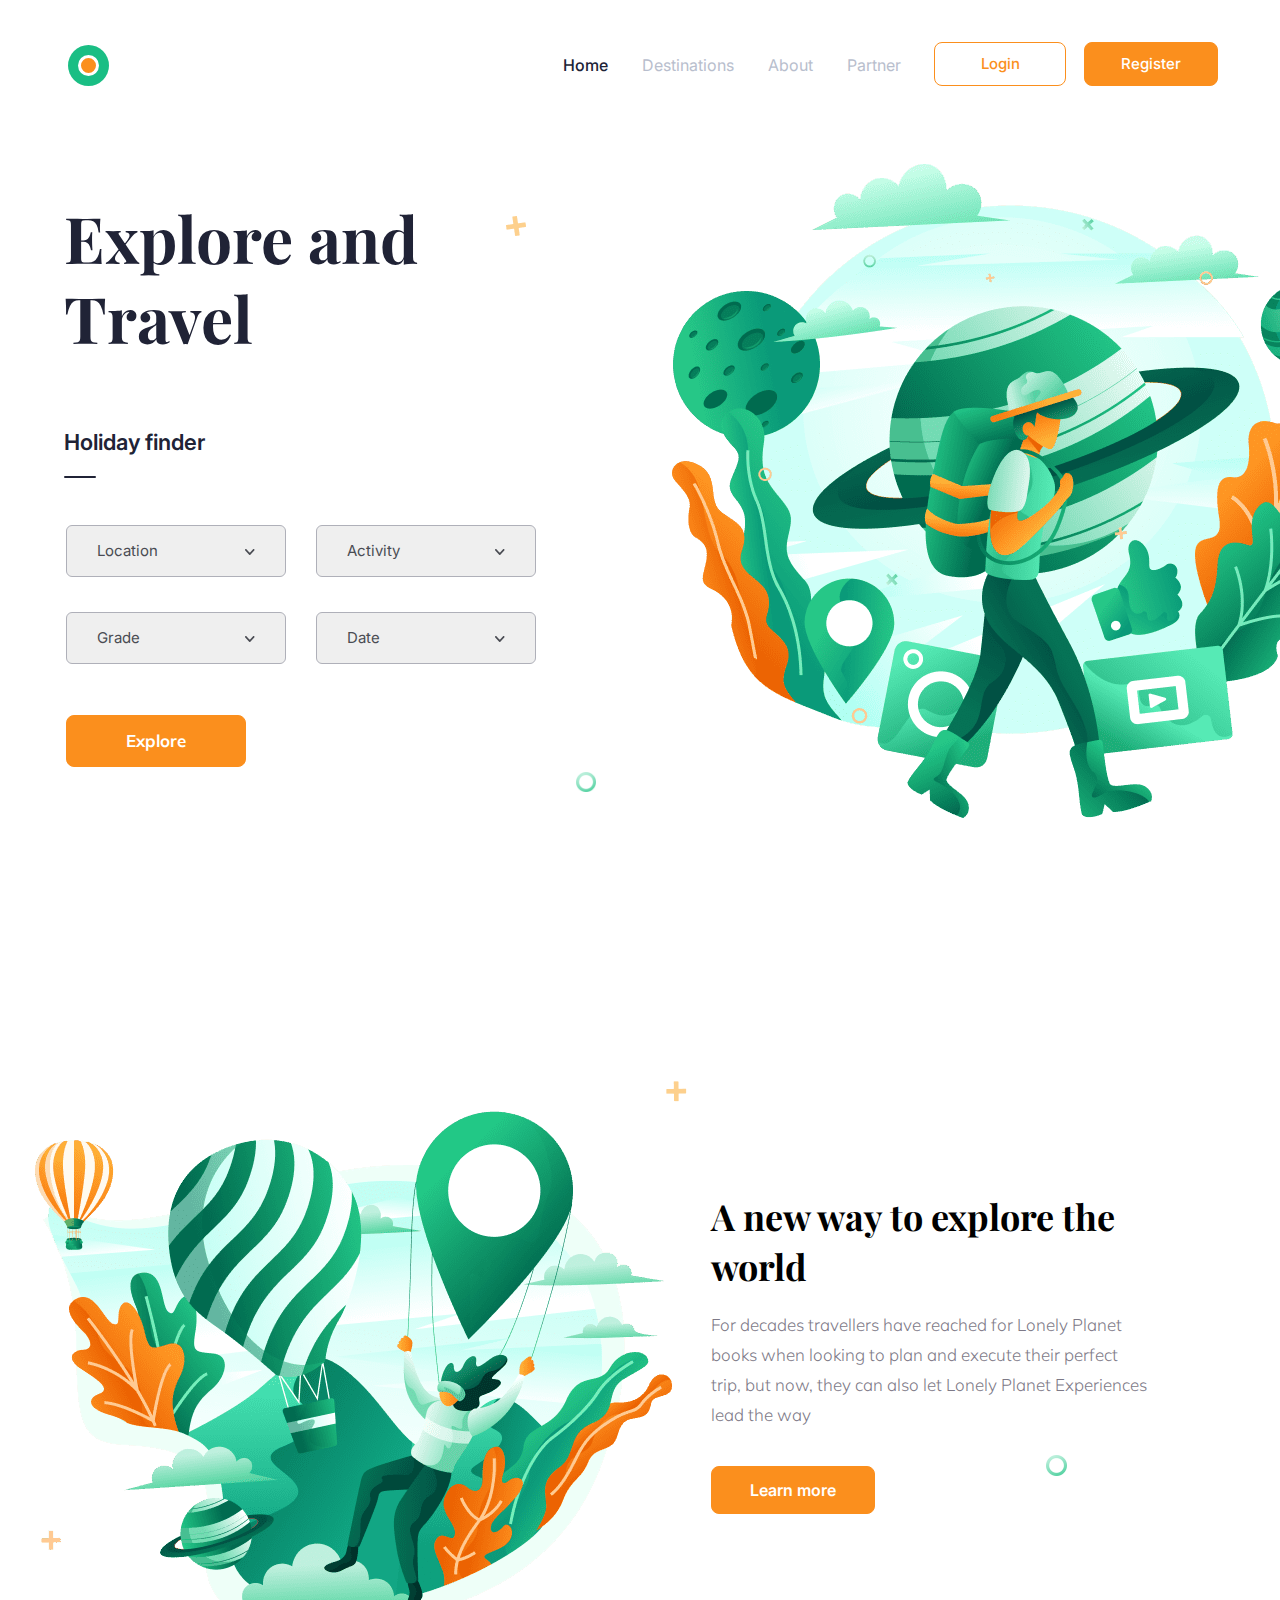
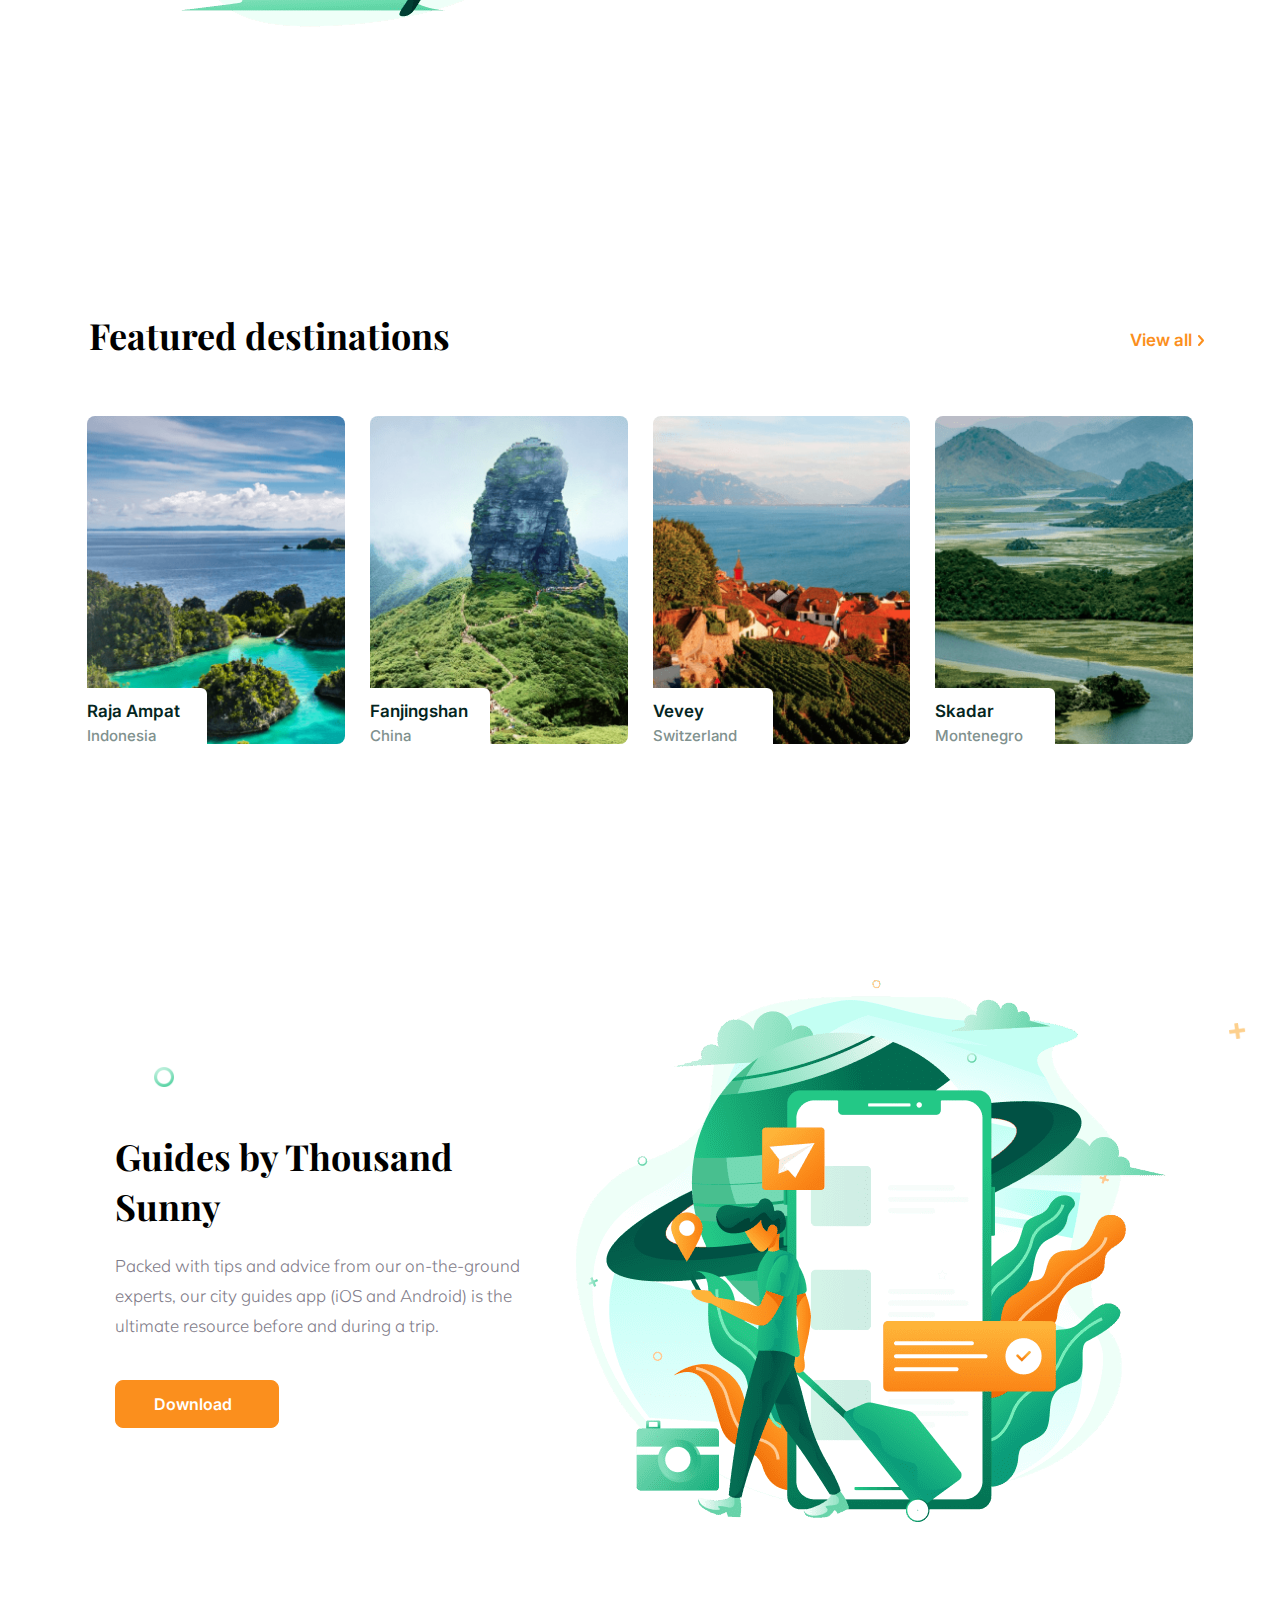
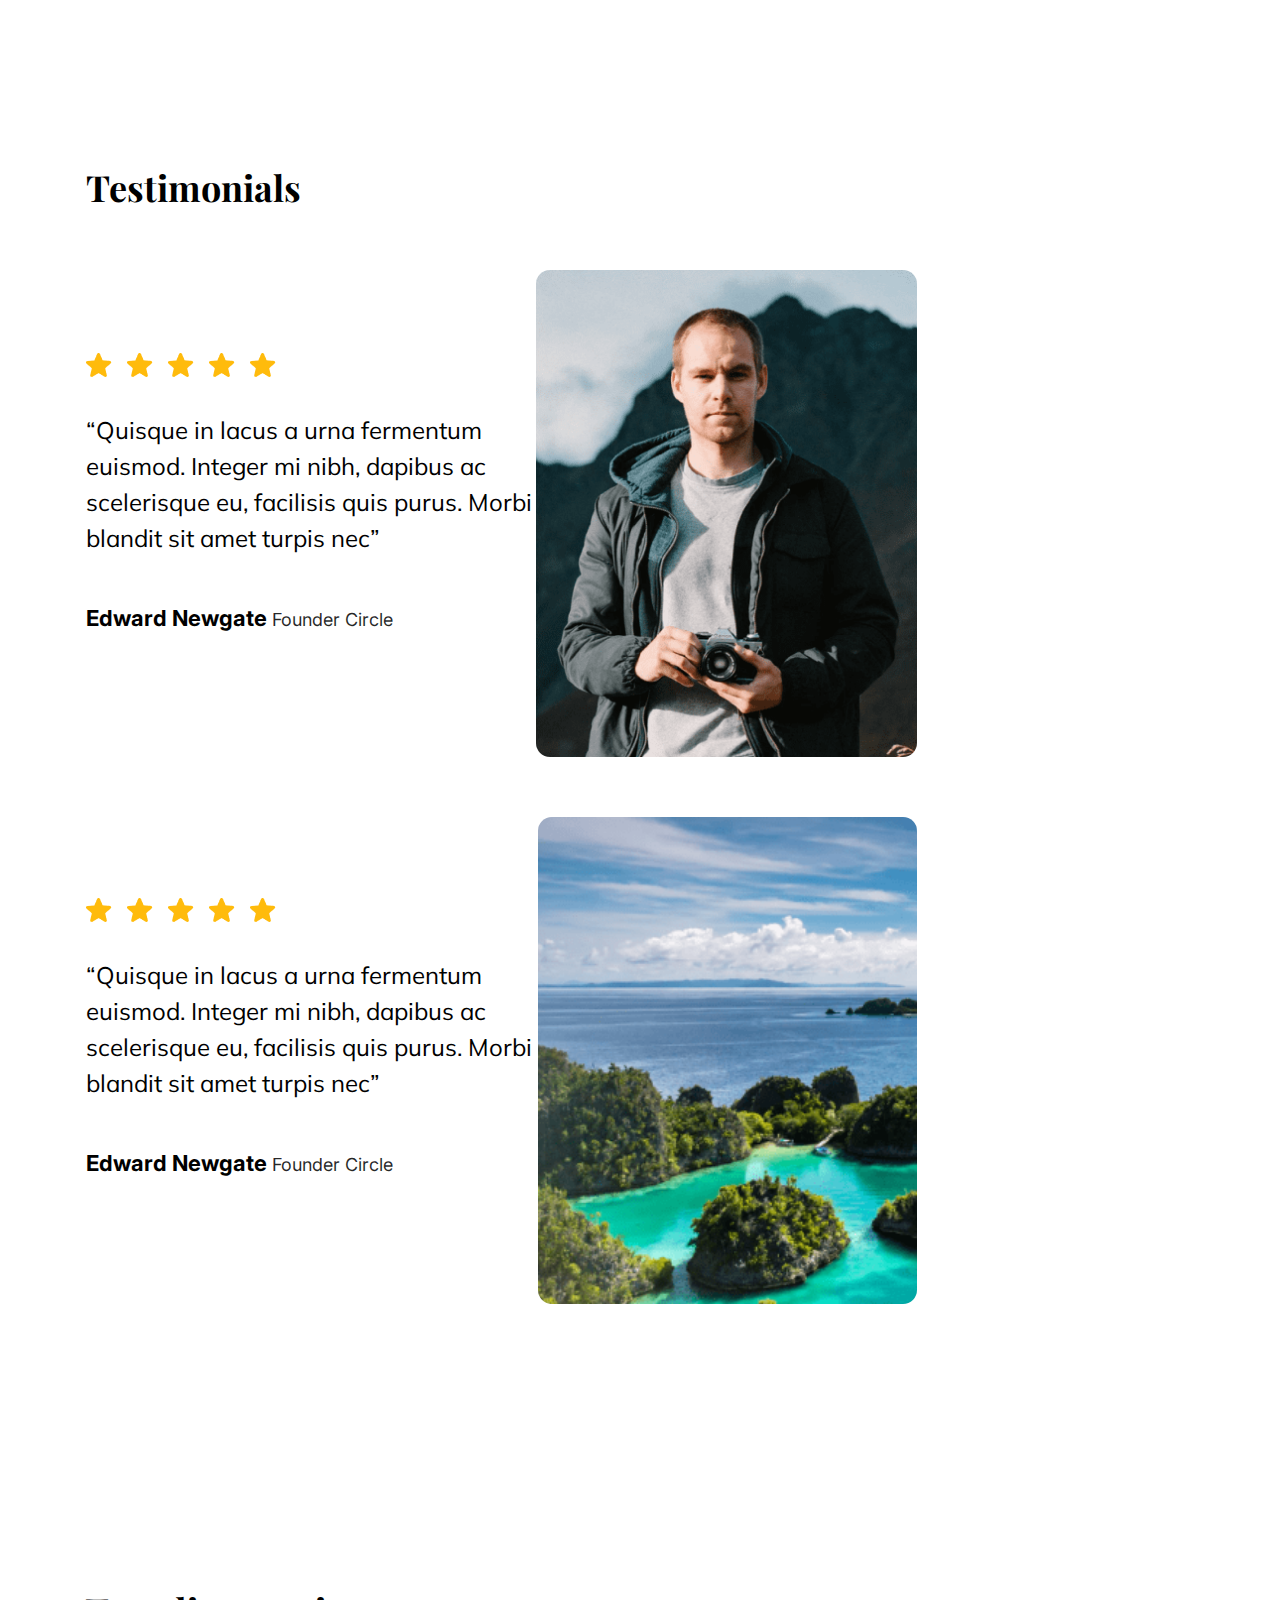
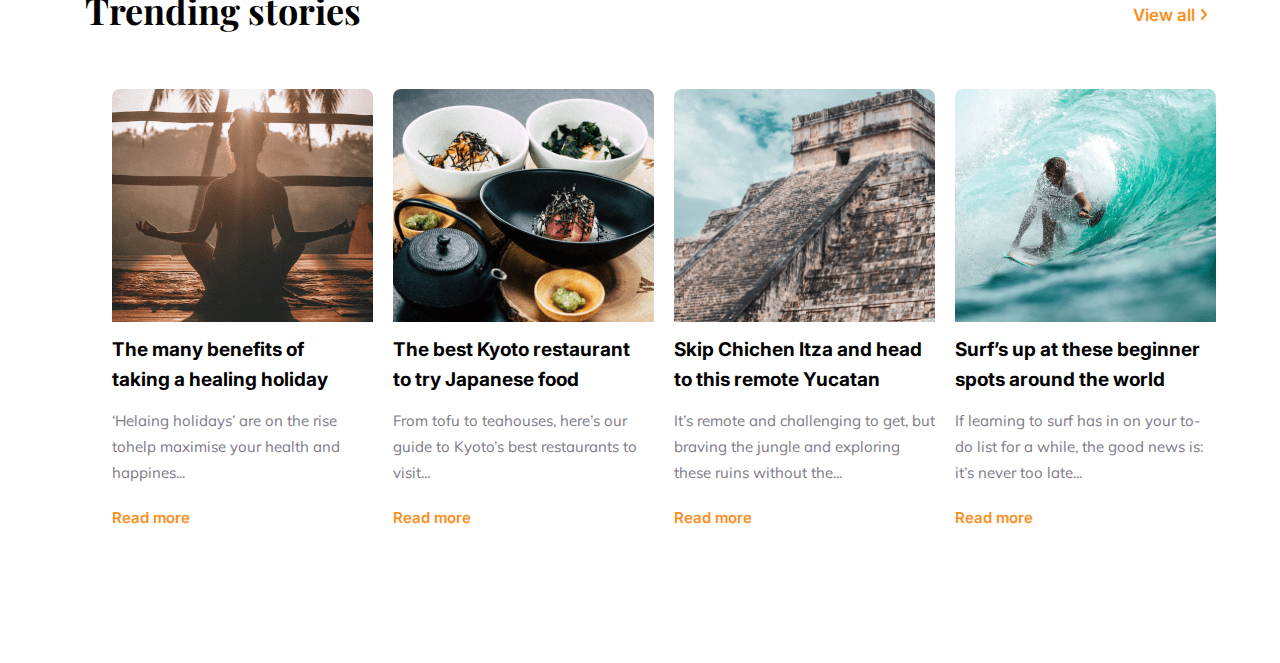
<file: index.html>
<!DOCTYPE html>
<html lang="en">
  <head>
    <meta charset="utf-8" />
    <meta http-equiv="X-UA-Compatible" content="IE=edge">
    <meta name="viewport" content="width=device-width, inital-scale=1,0">
    <title>Explore and Travel</title>
    <link rel="stylesheet" href="css/index.css">
    <link href="https://fonts.googleapis.com/css2?family=Inter:wght@400;500;600;700&family=Mulish:wght@300;400;700&family=Playfair+Display:wght@700&display=swap" rel="stylesheet">
    <link rel="stylesheet" type="text/css" href="./libs/slick/slick.css">
    <script src="https://code.jquery.com/jquery-3.6.1.min.js" 
    integrity="sha256-o88AwQnZB+VDvE9tvIXrMQaPlFFSUTR+nldQm1LuPXQ=" crossorigin="anonymous"></script>
    <script type="text/javascript" src="./libs/slick/slick.min.js"></script>
    <script type="text/javascript" src="./index.js"></script>
  </head>
  <body>
    <header>
      <div class="section-container">
        <a href="#">
          <img src="./img/logo.svg" alt="logo" class="logo">
        </a>
        <nav>
          <ul class="menu">
            <li><a href="#" class="active">Home</a></li>
            <li><a href="#">Destinations</a></li>
            <li><a href="#">About</a></li>
            <li><a href="#">Partner</a></li>
          </ul>
          <ul class="buttons">
            <li>
              <button class="transparent">Login</button>
            </li>
            <li>
              <button>Register</button>
            </li>
          </ul>
        </nav>
      </div>
    </header>
    <section class="form-and-image">
      <div class="section-container">
        <div class="text-form-wrapper">
          <h1>Explore and Travel</h1>
          <h2 class="h3">
          Holiday finder
          </h2>
          <form action>
            <fieldset>
              <div class="select-wrapper">
                <select name="Location" id="Location">
                  <option value="1">Location </option>
                  <option value="2">Indonesia</option>
                  <option value="3">China</option>
                  <option value="3">Switzerland</option>
                  <option value="3">Montenegro</option>
                </select>
              </div>
              <div class="select-wrapper">
              <select name="Activity" id="Activity">
                <option value="1">Activity</option>
                <option value="2">Physical activity</option>
                <option value="3">Business activity</option>
              </select>
            </div>
            </fieldset>
            <fieldset>
              <div class="select-wrapper">
                <select name="Grade" id="Location">
                  <option value="1">Grade</option>
                  <option value="2">5</option>
                  <option value="3">4</option>
                  <option value="3">3</option>
                </select>
              </div>
              <div class="select-wrapper">
                <select name="Date" id="Date">
                  <option value="1">Date</option>
                  <option value="2">May</option>
                  <option value="3">June</option>
                  <option value="3">July</option>
                </select>
              </div>
            </fieldset>
            <button type="submit" class="explore">
              Explore
            </button>
          </form>
        </div>
        <img src="./img/thousand.png" alt="explore and trevel" class="main-picture">
        <img src="./img/circle.png" alt="circle" class="small-circle shape">
        <img src="./img/circle.png" alt="circle" class="big-circle shape">
        <img src="./img/cross.png" alt="cross" class="cross shape">
      </div>
    </section>
    <section class="image-and-text">
      <div class="section-container">
        <img src="./img/thousand2.png" alt="new-way" class="main-picture">
        <div class="text-wrapper">
          <h2>A new way to explore the world </h2>
          <p>For decades travellers have reached for Lonely Planet books when looking to plan and execute their perfect 
            trip, but now, they can also let Lonely Planet Experiences lead the way</p>
            <a href="#" class="button">Learn more</a>
            <img src="./img/circle.png" alt="circle" class="circle shape">
            <img src="./img/cross1.png" alt="cross" class="cross shape">
      </div>
        </div>
      </div>
    </section>
    <section class="featured-destination">
      <div class="section-container">
        <div class="title-wrapper">
          <h2>Featured destinations</h2>
          <a href="#" class="view-all">View all</a>
        </div>
        <ul class="locations">
          <li> 
            <figure>
                <img src="./img/Raja-Ampat.png" alt="Raja-Ampat" class="picture1">
                <figcaption>
                  <span>Raja Ampat</span>
                  Indonesia
                </figcaption>
            </figure>
          </li>
          <li> 
            <figure>
                <img src="./img/Fanjingshan-China.png" alt="Fanjingshan-China" class="picture2">
                <figcaption>
                  <span>Fanjingshan</span>
                  China
                </figcaption>
            </figure>
          </li>
          <li> 
            <figure>
                <img src="./img/Vevey-Switzerland.png" alt="Vevey-Switzerland" class="picture3">
              <figcaption>
                <span>Vevey</span>
                Switzerland
              </figcaption>
            </figure>
          </li>
          <li> 
            <figure>
                <img src="./img/Skadar-Montenegro.png" alt="Skadar-Montenegro" class="picture4">
              <figcaption>
                <span>Skadar</span>
                Montenegro
              </figcaption>
            </figure>
          </li>
        </ul>
      </div>
    </section>
    <section class="image-and-text-reverse">
      <div class="section-container">
        <img src="./img/thousand3.png" alt="new-way" class="main-picture">
        <div class="text-wrapper">
          <h2>Guides by Thousand Sunny</h2>
          <p>Packed with tips and advice from our on-the-ground experts, our city guides app (iOS and Android) is the ultimate resource before and during a trip.</p>
            <a href="#" class="button" download="download">Download</a>
        </div>
        <img src="./img/circle.png" alt="circle" class="circle shape">
        <img src="./img/cross.png" alt="cross" class="cross shape">
      </div>
    </section>
    </section>
    <section class="testimonials">
      <div class="section-container">
        <h2>Testimonials</h2>
        <div class="testimonials-slider">
          <div class="container">
            <img src="./img/image6.png" alt="benefits main-picture" class="benefits">
            <div class="text-wrapper">
              <ul class="star">
                <li><img src="./img/star.png" alt="star"></li>
                <li><img src="./img/star.png" alt="star"></li>
                <li><img src="./img/star.png" alt="star"></li>
                <li><img src="./img/star.png" alt="star"></li>
                <li><img src="./img/star.png" alt="star"></li>
              </ul>
              <blockquote>
                “Quisque in lacus a urna fermentum euismod. Integer mi nibh, dapibus ac scelerisque eu, facilisis quis purus. Morbi blandit sit amet turpis nec”
              </blockquote>
              <cite>
                <span>Edward Newgate</span>
                Founder Circle
              </cite>
            </div>
          </div>
          <div class="container">
            <img src="./img/Raja-Ampat.png" alt="Raja main-picture" class="Raja">
            <div class="text-wrapper">
              <ul class="star">
                <li><img src="./img/star.png" alt="star"></li>
                <li><img src="./img/star.png" alt="star"></li>
                <li><img src="./img/star.png" alt="star"></li>
                <li><img src="./img/star.png" alt="star"></li>
                <li><img src="./img/star.png" alt="star"></li>
              </ul>
              <blockquote>
                “Quisque in lacus a urna fermentum euismod. Integer mi nibh, dapibus ac scelerisque eu, facilisis quis purus. Morbi blandit sit amet turpis nec”
              </blockquote>
              <cite>
                <span>Edward Newgate</span>
                Founder Circle
              </cite>
            </div>
          </div>
        </div>

      </div>
    </section>
    <section class="trending-stories">
      <div class="section-container">
        <div class="title-wrapper">
          <h2>Trending stories</h2>
          <a href="#" class="view-all">View all</a>
        </div>
        <ul class="activities">
          <li>
            <img src="./img/benefits.png" alt="benefits">
              <h4>The many benefits of taking a healing holiday</h4>
              <p>‘Helaing holidays’ are on the rise tohelp maximise your health and happines...</p>
              <a href="#">Read more</a>
          </li>
          <li>
            <img src="./img/restaurants.png" alt="restaurants">
              <h4>The best Kyoto restaurant to try Japanese food</h4>
              <p>From tofu to teahouses, here’s our guide to Kyoto’s best restaurants to visit...</p>
              <a href="#">Read more</a>
          </li>
          <li>
            <img src="./img/Chichen.png" alt="Chichen">
              <h4>Skip Chichen Itza and head to this remote Yucatan</h4>
              <p>It’s remote and challenging to get, but braving the jungle and exploring these ruins without the...</p>
              <a href="#">Read more</a>
          </li>
          <li>
            <img src="./img/surf.png" alt="surf">
              <h4>Surf’s up at these beginner spots around the world</h4>
              <p>If learning to surf has in on your to- do list for a while, the good news is: it’s never too late...</p>
              <a href="#">Read more</a>
          </li>
        </ul>
      </div>
    </section>
  </body>
  </html>
</file>
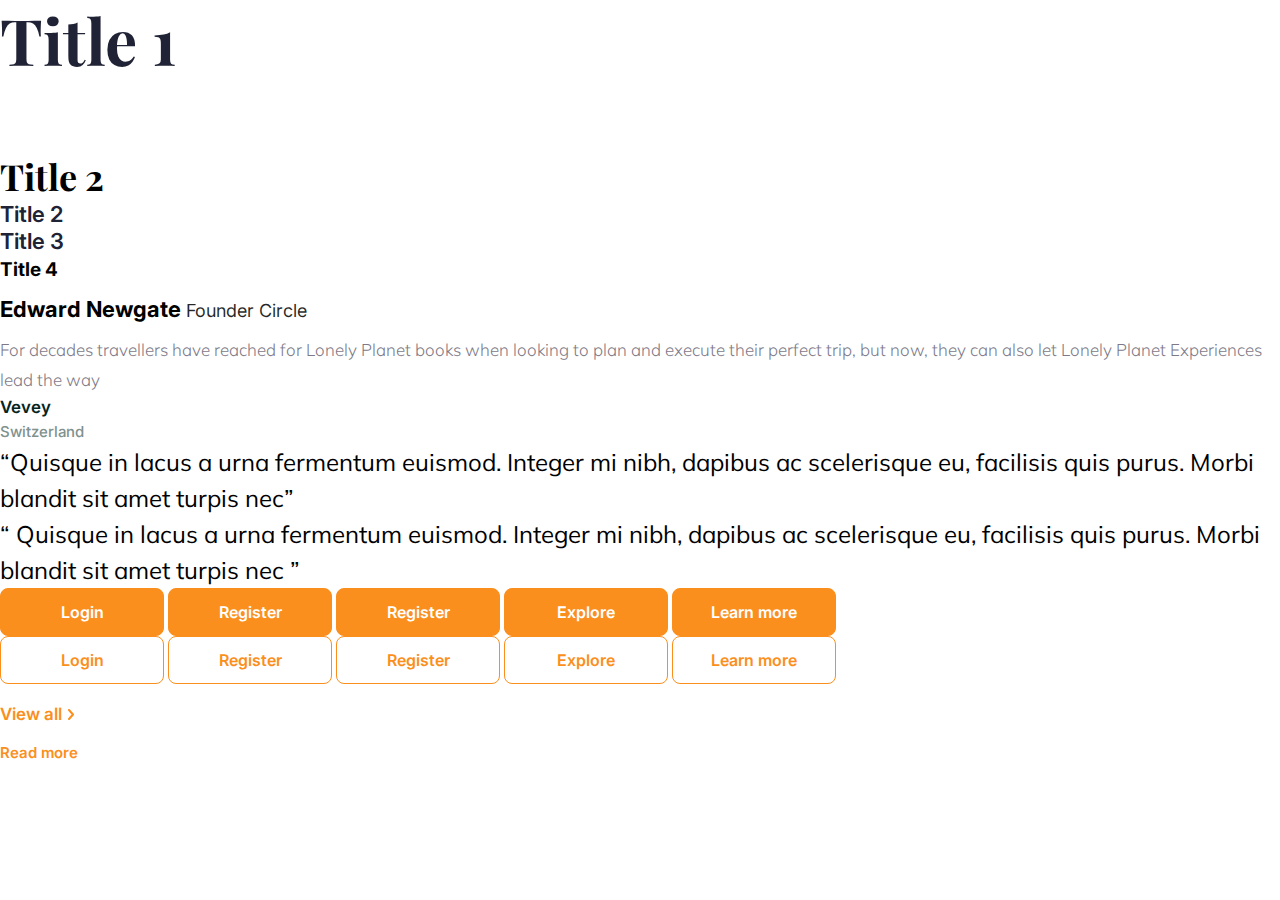
<file: typography.html>
<!DOCTYPE html>
<html lang="en">
  <head>
    <meta charset="utf-8" />
    <meta http-equiv="X-UA-Compatible" content="IE=edge">
    <meta name="viewport" content="width=device-width, inital-scale=1,0">
    <title>Typography</title>
    <link rel="stylesheet" href="css/index.css">
    <link href="https://fonts.googleapis.com/css2?family=Inter:wght@400;500;600;700&family=Mulish:wght@300;400;700&family=Playfair+Display:wght@700&display=swap" rel="stylesheet">
  </head>
  <body>
    <h1>Title 1</h1>
    <h2>Title 2</h2>
    <h2 class="h3">Title 2</h2>
    <h3>Title 3</h3>
    <h4>Title 4</h4>
    <cite>
      <span>Edward Newgate</span>
      Founder Circle
    </cite>
    <p>
      For decades travellers have reached for Lonely Planet
        books when looking to plan and execute their perfect
        trip, but now, they can also let Lonely Planet Experiences 
        lead the way
    </p>
    <figcaption>
      <span>Vevey</span>
      Switzerland
    </figcaption>
    <blockquote>
      “Quisque in lacus a urna fermentum
        euismod. Integer mi nibh, dapibus ac
        scelerisque eu, facilisis quis purus. Morbi
        blandit sit amet turpis nec”
    </blockquote>
    <q>
      Quisque in lacus a urna fermentum
      euismod. Integer mi nibh, dapibus ac
      scelerisque eu, facilisis quis purus. Morbi
      blandit sit amet turpis nec
    </q>
    <div>
      <button>Login</button>
      <input type="button" value="Register">
      <input type="submit" value="Register">
      <button>Explore</button>
      <a href="#" class="button">Learn more</a>
    </div>
    <div>
      <button class="transparent">Login</button>
      <input type="button" class="transparent" value="Register">
      <input type="submit" class="transparent" value="Register">
      <button class="transparent">Explore</button>
      <a href="#" class="button transparent">Learn more</a>
    </div>
    <div>
      <a href="#" class="view-all">View all</a>
    </div>
    <div>
      <a href="#">Read more</a>
    </div>
  </body>
  </html>
</file>
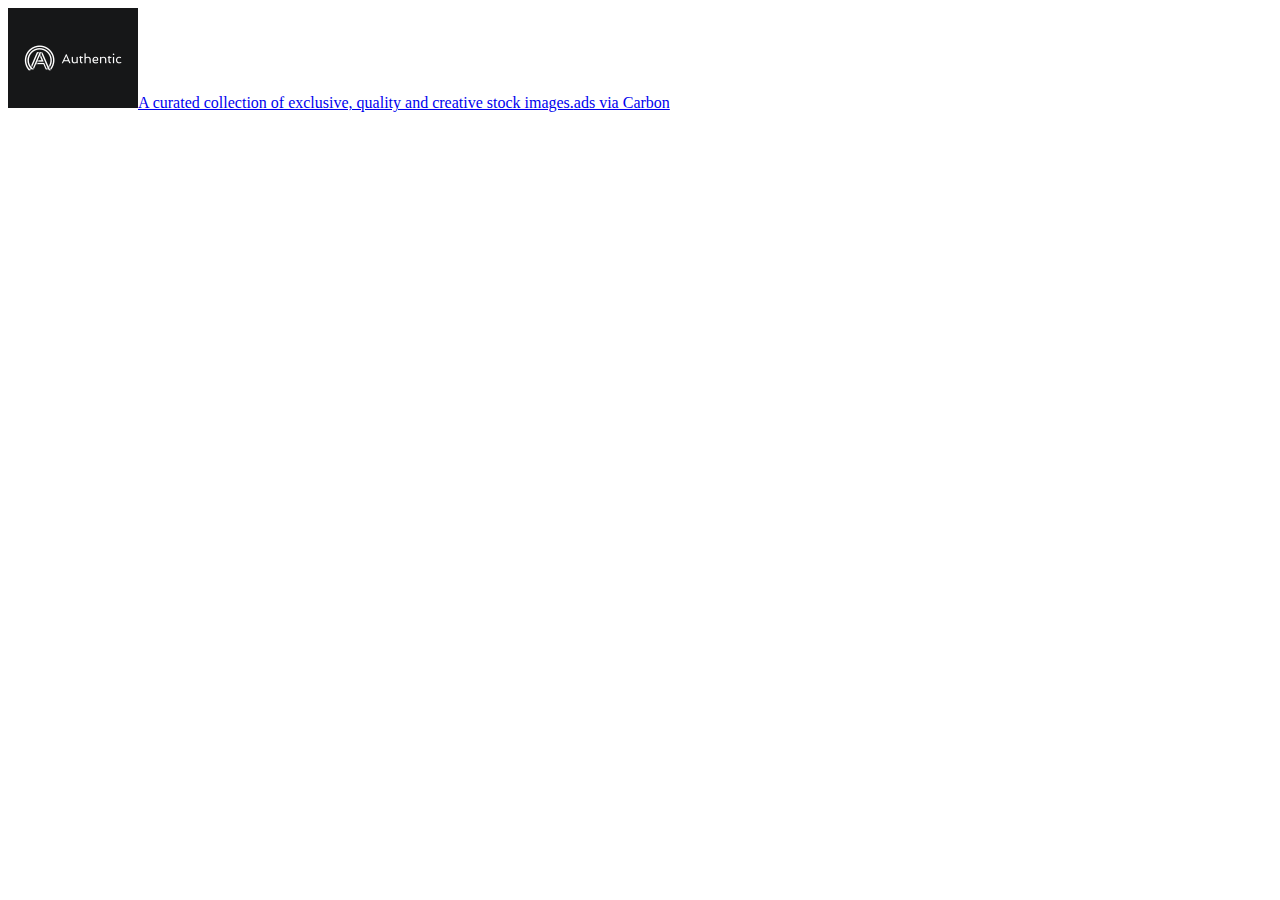
<file: img/1_files/carbonads.html>
<!-- saved from url=(0295)chrome-extension://dkaagdgjmgdmbnecmcefdhjekcoceebi/assets/frames/carbonads.html?adScriptUrl=https%3A%2F%2Fd1o3lvh59ou5pb.cloudfront.net%2Fcarbon.js%3Fserve%3DCKYIV5QN%26placement%3Dwelldonecodecom%26protocol%3Dhttps&iframeMessagePrefix=PP_26d9c36f-523a-44d4-85f7-7856ed052fc7_&skipFallback=true -->
<html id="chromeperfectpixel-sponsored"><head><meta http-equiv="Content-Type" content="text/html; charset=UTF-8">
    <!--<base target="_blank">--><base href="." target="_blank">
    
    <link href="chrome-extension://dkaagdgjmgdmbnecmcefdhjekcoceebi/styles/content.css" type="text/css" rel="stylesheet">
<script id="_carbonads_projs" type="text/javascript" src="./CKYIV5QN.json"></script></head>
<body>
    <script src="chrome-extension://dkaagdgjmgdmbnecmcefdhjekcoceebi/assets/frames/carbonads.js"></script><script id="_carbonads_js" type="text/javascript" src="./carbon.js.Без названия"></script><div id="carbonads"><span><span class="carbon-wrap"><a href="https://srv.carbonads.net/ads/click/x/GTND42JNCKSD6K3IF674YKQNCY7IL53MCA7DPZ3JCYSDVK3IFT7D6K7KCKSDCKQEFTYD52QUFTYDL2J7F6AI5Z3JCYSDC2JJCTBDTK3K2JWNABY?segment=placement:welldonecodecom;" class="carbon-img" target="_blank" rel="noopener sponsored"><img src="./1637217165-authentic.co-260x200.png" alt="ads via Carbon" border="0" height="100" width="130" style="max-width: 130px;"></a><a href="https://srv.carbonads.net/ads/click/x/GTND42JNCKSD6K3IF674YKQNCY7IL53MCA7DPZ3JCYSDVK3IFT7D6K7KCKSDCKQEFTYD52QUFTYDL2J7F6AI5Z3JCYSDC2JJCTBDTK3K2JWNABY?segment=placement:welldonecodecom;" class="carbon-text" target="_blank" rel="noopener sponsored">A curated collection of exclusive, quality and creative stock images.</a></span><a href="http://carbonads.net/?utm_source=welldonecodecom&amp;utm_medium=ad_via_link&amp;utm_campaign=in_unit&amp;utm_term=carbon" class="carbon-poweredby" target="_blank" rel="noopener sponsored">ads via Carbon</a></span></div>


</body></html>
</file>
<file: css/index.css>
/*variables*/

:root {
    --main-font-family: 'Inter';
    --title-font-family: Playfair Display;
    --secondary-font-family:'Mulish';
    --main-weight: 700;
    --big: 600;
    --secondary: 500;
    --medium: 400;
    --small: 300;
    --main-color: #FB8F1D;
    --black: #000000;
    --dark-blue: #202336;
    --white: #FFFFFF;
    --grey: #7D7987;
    --orange: #fd9e39;
    --dark-grey: #4A4C53;
    --emerald: #042521;
    --light-gray: #B8BECD;
    --grey-green:rgba(128, 145, 142, 1);
    --gray-saturated: #4a4d52;
    --black-black: rgba(0, 0, 0, 0.85);
    

}
/*base styles*/
*{
     margin: 0;
     padding: 0;
     box-sizing: border-box;
}

.section-container {
    position: relative;
    display: flex;
    justify-content: space-between;
    align-items: center;
    max-width: 1340px;
    margin: 0 auto;
    padding-left: 60px;
    padding-right: 60px;
}



/* typography */

h1, .h1 {
    margin-bottom: 71px;
    font-family: var(--title-font-family);
    font-weight: var(--main-weight);
    font-size: 64px;
    line-height: 80px;
    color: var(--dark-blue);
}

h2, .h2 {
    font-family: var(--title-font-family);
    font-weight: var(--main-weight);
    font-size: 36px;
    line-height: 50px;
    color: var(--black); 
}

h3, .h3 {
    font-family: var(--main-font-family);
    font-weight: var(--big);
    font-size: 22px;
    line-height: 27px;
    color: var(--dark-blue);
}
h4, .h4 {
    font-family: var(--main-font-family);
    font-weight: var(--main-weight);
    font-size: 19px;
    line-height: 30px;
    color: var(--black);
}



p {
    font-family: var(--secondary-font-family);
    font-weight: var(--small);
    font-size: 17px;
    line-height: 30px;
    color: var(--grey);
}

figcaption {
    font-family: var(--main-font-family);
    font-weight: var(--secondary);
    font-size: 15px;
    line-height: 24px;
    color: var(--grey-green);
}
figcaption span {
    display: block;
    font-weight: var(--big);
    font-size: 17px;
    line-height: 25px;
    color: var(--emerald);
}

blockquote, q {
    font-family: var(--secondary-font-family);
    font-weight: var(--medium);
    font-size: 24px;
    line-height: 36px;
    color: var(--black)#;
}

cite {
    font-family: var(--main-font-family); 
    font-style: normal;
    font-weight: var(--medium);
    font-size: 18px;
    line-height: 48px;
    color: var(--black-black);
}
cite span {
    font-weight: var(--main-weight);
    font-size: 22px;
    line-height: 48px;
    color: var(--black);
}
/* Style buttons */

button, .button, input[type=button], input[type=submit] {
     background-color: var(--main-color);
     border-radius: 8px;
     text-decoration: none;
     cursor: pointer;
     font-family: var(--main-font-family);
     font-style: normal;
     font-weight: var(--big);
     font-size: 16px;
     line-height: 46px;
     color: var(--white);
     display: inline-block;
     padding: 0 38px;
     min-width: 164px;
     border: 1px solid var(--main-color);

}
button:hover, .button:hover, input[type=button]:hover, input[type=submit]:hover {
    border-color: var(--orange);
    background:  var(--orange);
}

button.transparent, .button.transparent, input[type=button].transparent, input[type=submit].transparent {
    background: transparent;
    color: var(--main-color);
    border-radius: 8px;
}

button.transparent:hover, .button.transparent:hover, input[type=button].transparent:hover, input[type=submit].transparent:hover, button.trip:hover {
    background: var(--main-color);
    color: var(--white);
}

a {
    font-family: var(--main-font-family);
    font-weight: var(--big);
    font-size: 15px;
    line-height: 0px;
    text-decoration: none;
    color: var(--main-color);
}


a.view-all {
    position: relative;
    display: inline-block;
    font-size: 17px;
    line-height: 60px;
}

a.view-all::after {
    content: "";
    display: block;
    position: absolute;
    top: 0px;
    right: -6px;
    background-image: url(../img/arrow.svg);
    background-repeat: no-repeat;
    background-size: contain;
    background-position: 50% 50%;
    width: 6px;
    height: 100%;
    transform: translateX(100%);
} 

a.view-all:hover::after {
    right: -11px;
    
}

.element {
    width: 26px;
    height: 26px;
    margin-bottom: 494px;
    margin-left: 80px;
}

/*form*/

fieldset {
    display: flex;
    margin-bottom: 35px;
    border: 0;
}

.select-wrapper {
    padding-right: 30px;
    position: relative;
}

select {
    width: 220px;
    padding: 0 30px;  
    border: 1px solid #AFB0B9;
    border-radius: 6px; 
    outline: none;
    font-family: var(--main-font-family);
    font-weight: var(--medium);
    font-size: 15px;
    line-height: 50px;
    color: var(--dark-grey);
    -webkit-appearance: none;
    -moz-appearance: none;
    appearance: none;
}

.select-wrapper::after {
    content: "";
    position: absolute;
    top: 24px;
    right: 61px;
    display: block;
    background-image: url(../img/vector.svg);
    background-repeat: no-repeat;
    background-size: contain;
    background-position: 50% 50%;
    width: 10px;
    height: 6px;
    pointer-events: none;
}



/* header*/
header {
    
    position: fixed;
    width: 100%;
    padding: 43px 0;
    background-color: white;
    z-index: 1;
}

nav {
    display: flex;
    align-items: center;
    position: relative;
}
.menu, .buttons {
    display: flex;
    align-items: center;
    list-style: none;
}
nav .buttons {
    position: relative;
    left: -2px;
    top: -0.8px;
}
.menu li a {
    padding:  8px 17px;
    font-family: var(--main-font-family);
    font-style: normal;
    font-weight: var(--medium);
    font-size: 16px;
    line-height: 19px;
    color: var(--light-gray);
}

.menu li a:hover {
    color: var(--gray-saturated);
}


.menu li a.active { 
    font-weight: var(--secondary);
    color:var(--dark-blue) ;
}

.buttons li {
    margin-left: 18px;
}

.buttons li button {
    font-weight: var(--secondary);
    min-width: 132px;
    padding: 0 36px;
    font-size: 15px;
    line-height: 42px;
}

.section-container .logo {
    position: relative;
    left: 8px;
}


/* form-and-image */
form {
    margin-bottom: 16px;
    margin-top: 47px;
    margin-left: 2px;
}

.form-and-image{
    padding-top: 164px;
    padding-bottom: 143px;
}
.text-form-wrapper {
    margin-left: 4px;
    margin-bottom: 1px;
    margin-right: 106px;
}

.form-and-image h2.h3 {
    position: relative;
    padding-bottom: 22px;
}

.form-and-image h2.h3::after {
    content: '';
    display: block;
    position: absolute;
    bottom: 0;
    left: 0;
    width: 32px;
    height: 2px;
    background: var(--dark-blue);
    border-radius: 4px;

}
.form-and-image button {
    min-width: 180px;
    height: 52px;
    margin-top: 16px;
    font-family: var(--secondary-font-family);
    font-weight: var(--main-weight);
    font-size: 17px;

}
.form-and-image .main-picture {
    
}
.form-and-image .shape {
    position: absolute;
}

.form-and-image .big-circle {
    top: 49%;
    left: -43px;
    max-width: 26px;
}
.form-and-image .small-circle {
    top: 93%;
    left: 45%;
    max-width: 20px;
}
.form-and-image .cross {
    top: 8%;
    left: 39.5%;
}

/* image and text*/
.image-and-text{
    padding-top: 136px;
    padding-bottom: 146px;
}
.image-and-text-reverse {
    padding-top: 116px;
    padding-bottom: 120px;
}
.image-and-text-reverse .section-container {
    flex-direction: row-reverse;
}
.image-and-text .text-wrapper {
    width: 440px;
    margin-right: 69px;
    margin-bottom: 23px;   
}
.image-and-text h2, .h2 {
    margin-bottom: 19px;
}

.image-and-text .text-wrapper p {
    align-items: center;
}

.image-and-text .main-picture {
    margin-left: -47px;
}

 .image-and-text .shape {
    position: absolute;
}

.image-and-text .circle {
    left: 81.7%;
    top: 67%;
    max-width: 21px;
} 

.image-and-text .cross {
    left: 52%;
    top: -3%;
}

.image-and-text .text-wrapper .button {
    margin-top: 36px;
}

.image-and-text-reverse .text-wrapper {
    width: 440px;
    margin-left: 55px;
    margin-top: 58px;
}

.image-and-text-reverse .main-picture {
    margin-right: 45px;
}

.image-and-text-reverse .circle {
    position: absolute;
    position: absolute;
    left: 12%;
    top: 16%;
    max-width: 20px;
    
}
.image-and-text-reverse .cross {
    position: absolute;
    left: 96%;
    top: 8%;
    max-width: 17px;
    
}

.image-and-text-reverse .text-wrapper p {
    margin-top: 20px;
    margin-bottom: 39px;
}

/*featured-destination*/

.featured-destination {
    padding-top: 133px;
    padding-bottom: 116px;
    position: relative;
}

.featured-destination .section-container {
    flex-direction:column;
    align-items: stretch;

}

.featured-destination .title-wrapper {
    display: flex;
    justify-content: space-between;
    margin-left: auto;
    margin-right: auto;
    max-width: 1103px;
    width: 100%;
    
}

.featured-destination .locations {

    display: grid;
    grid-template-columns: repeat(4, 1fr);
    grid-column-gap: 25px;
    margin-top: 46px;
    margin-left: auto;
    margin-right: auto;
    list-style: none;
    max-width: 1106px;
}


.featured-destination figure img {
    width: 100%;
    border-radius: 8px;
    
}
.featured-destination figure {
    position: relative;
}
.featured-destination figcaption {
    position: absolute;
    min-width: 120px;
    left: 0px;
    bottom: 0;
    padding-top: 11px;
    padding-right: 20px;
    background: var(--white);
    border-radius: 0px 6px 0px 0px;
}

/*testimonials*/

.testimonials {
    padding-top: 120px;
    padding-bottom: 115.5px;
}

.testimonials .section-container {
    flex-direction: column;
    align-items: flex-start;
    max-width: 1228px;
}

.testimonials-slider {
    max-width: 100%;
    position: relative;
}

.slick-arrow {
    position: absolute;
    font-size: 0;
    background-image: url(../img/vector2.svg); 
    background-repeat: no-repeat;
    background-color: var(--white);
    width: 9px;
    height: 9px;
    border-radius: 50%;
    padding: 18px;
    min-width: 0;
    background-position: 50%;
    border: 2px solid var(--black);
    
}

.slick-arrow:hover {
    border-color: var(--black);
    background-color: var(--white);
}
.slick-prev {
    transform: scaleX(-1);
    left: 907px;
    top: 509px;
}

.slick-next {
    left: 967px;
    bottom: 3px;
}
.testimonials .container {
    display: flex;
    justify-content: space-between;
    flex-direction: row-reverse;
}
.testimonials .text-wrapper {
    margin-left: 0px;
    margin-top: 95px;
}
.testimonials blockquote, q {
    margin-top: 31px;
    margin-bottom: 38px;
    max-width: 450px;
}
.testimonials  .benefits {
    border-radius: 14px;
    margin-right: 101px;
    margin-top: 58px;
    width: 381px;
}
.testimonials  .Raja{
    width: 379px;
    height: 487px;
    border-radius: 14px;
    margin-right: 101px;
    margin-top: 60px;  
}
 

.testimonials .star{
    display: grid;
    grid-template-columns: repeat(5, 1fr);
    grid-column-gap: 15px;
    list-style: none;
    max-width: 190px;
    margin-top: 46px;
}

/* trending-stories */

.trending-stories {
    padding-top: 165px;
    padding-bottom: 136px;
    position: relative;
}
.trending-stories .section-container {
    flex-direction: column;
    align-items: stretch;
}


.trending-stories .title-wrapper {
    display: flex;
    justify-content: space-between;
    margin-left: auto;
    margin-right: auto;
    width: 100%;
    max-width: 1110px;
    margin-bottom: -12px;
    
}

.trending-stories .activities {
    display: grid;
    grid-template-columns: repeat(4, 1fr);
    grid-column-gap: 20px;
    list-style: none;
    max-width: 91%;
    margin: 56px auto 0;
  }

.trending-stories li img {
    display: block;
    border-radius: 8px 8px 0px 0px;
    height: 233px;
    width: 261px;
    object-fit: cover;
    object-position: top;
}

.activities h4 {
    max-width: 252px;
    margin-top: 13px;
}

.activities p {
    font-weight: var(--medium);
    font-size: 15px;
    line-height: 26px;
    margin-top: 13px;
    margin-bottom: 23px;
    
}
</file>
